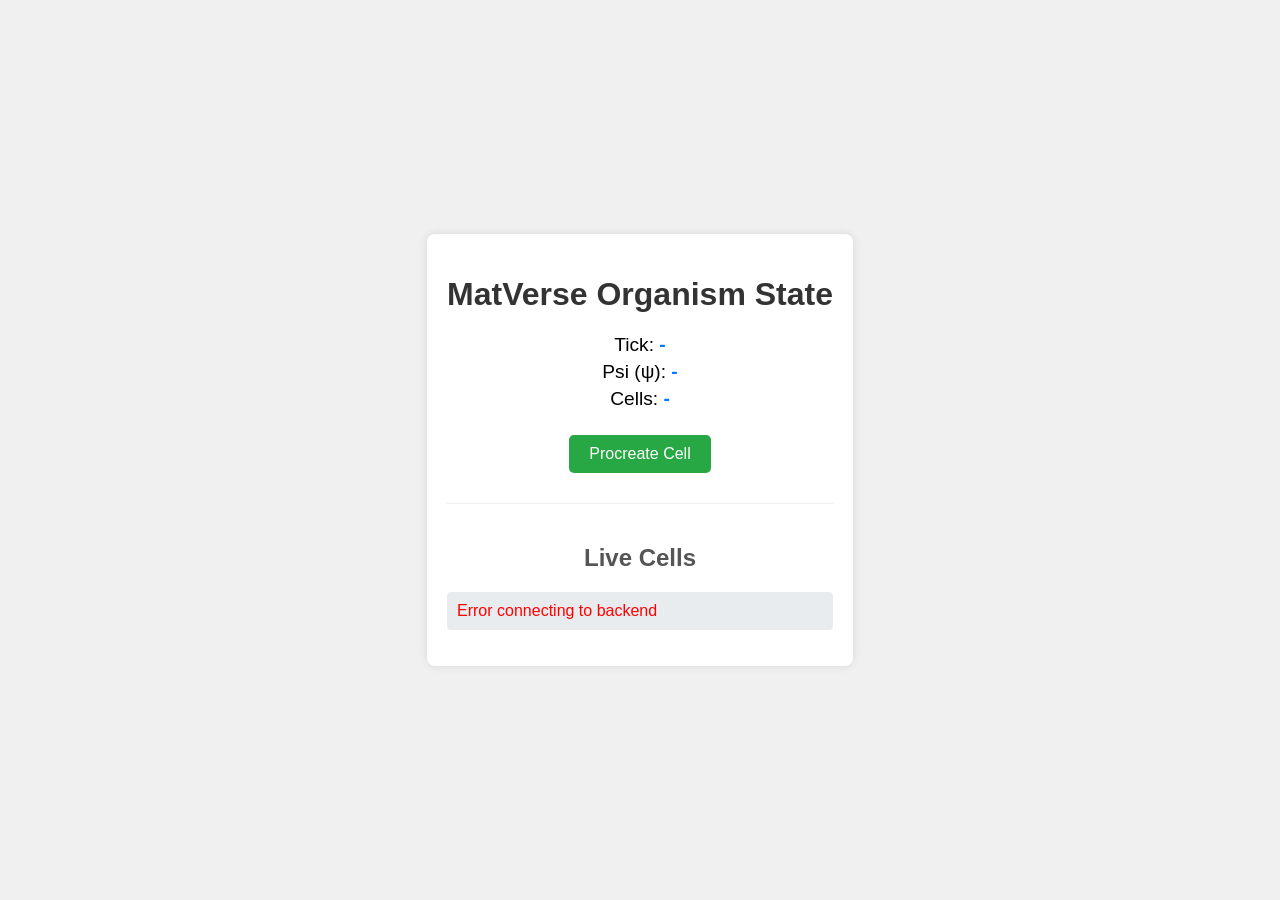
<file: web/index.html>
<!DOCTYPE html>
<html lang="en">
<head>
    <meta charset="UTF-8">
    <meta name="viewport" content="width=device-width, initial-scale=1.0">
    <title>MatVerse Dashboard</title>
    <link rel="stylesheet" href="style.css">
</head>
<body>
    <div class="container">
        <h1>MatVerse Organism State</h1>
        <div id="organism-state">
            <p>Tick: <span id="tick">-</span></p>
            <p>Psi (ψ): <span id="psi">-</span></p>
            <p>Cells: <span id="cells">-</span></p>
        </div>
        <button id="procreate-button">Procreate Cell</button>
        <div id="cell-list">
            <h2>Live Cells</h2>
            <ul id="cells-data"></ul>
        </div>
    </div>
    <script src="app.js"></script>
</body>
</html>
</file>
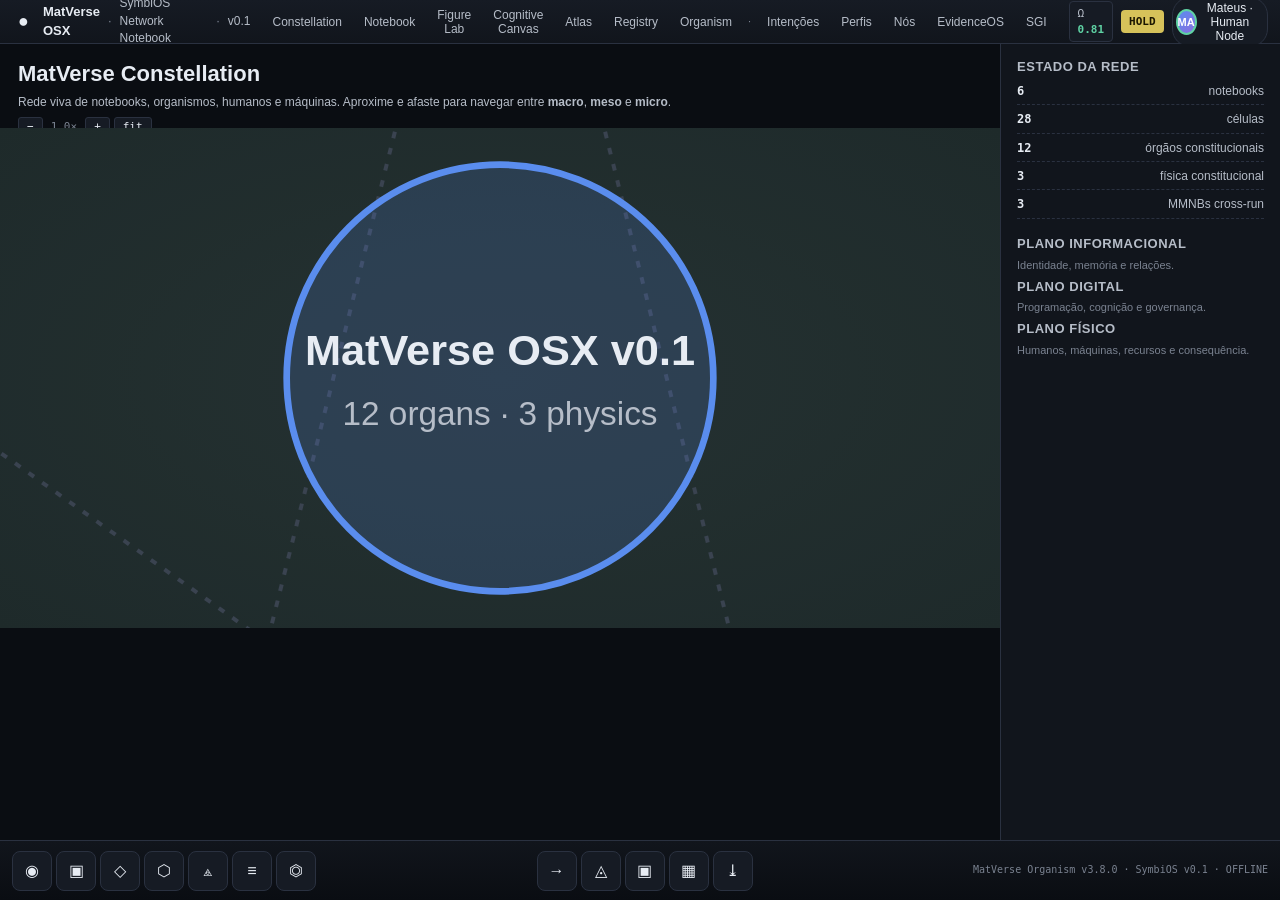
<file: osx-symbios-v0.1/web/index.html>
<!doctype html>
<html lang="pt-BR">
<head>
<meta charset="utf-8" />
<meta name="viewport" content="width=device-width, initial-scale=1" />
<title>MatVerse OSX — SymbiOS Network Notebook v0.1</title>
<meta name="description" content="MatVerse OSX — Living Paper Interface. SymbiOS Network Notebook. Self-contained, offline, no CDN." />
<meta name="color-scheme" content="dark light" />
<meta name="matverse-organism" content="3.8.0" />
<meta name="sha256-seed" content="v0.1-osx-symbios-2026-07-15" />
<link rel="stylesheet" href="osx.css" />
</head>
<body class="osx-app">

<!-- ============================================================ -->
<!-- TOP BAR  · Human Node + organism presence                     -->
<!-- ============================================================ -->
<header class="osx-topbar" role="banner">
  <div class="osx-topbar-left">
    <button class="osx-apple" aria-label="MatVerse menu" title="MatVerse">●</button>
    <span class="osx-appname">MatVerse OSX</span>
    <span class="osx-appname-sep">·</span>
    <span class="osx-appname-sub">SymbiOS Network Notebook</span>
    <span class="osx-appname-sep">·</span>
    <span class="osx-appname-sub">v0.1</span>
  </div>
  <nav class="osx-topbar-center" aria-label="Primary">
    <button class="osx-tab" data-view="constellation">Constellation</button>
    <button class="osx-tab" data-view="notebook">Notebook</button>
    <button class="osx-tab" data-view="figure-lab">Figure Lab</button>
    <button class="osx-tab" data-view="canvas">Cognitive Canvas</button>
    <button class="osx-tab" data-view="atlas">Atlas</button>
    <button class="osx-tab" data-view="registry">Registry</button>
    <button class="osx-tab" data-view="organism">Organism</button>
    <span class="osx-tab-sep">·</span>
    <button class="osx-tab" data-view="intent">Intenções</button>
    <button class="osx-tab" data-view="profiles">Perfis</button>
    <button class="osx-tab" data-view="nodes">Nós</button>
    <button class="osx-tab" data-view="evidence">EvidenceOS</button>
    <button class="osx-tab" data-view="sgi">SGI</button>
  </nav>
  <div class="osx-topbar-right">
    <span class="osx-omega" title="Omega Score (constitutional viability)">Ω <b id="osx-omega-value">0.81</b></span>
    <span class="osx-gate" id="osx-gate" title="Omega-Gate state">HOLD</span>
    <button class="osx-human-node" id="osx-human-node" title="Human Node (Mateus)">
      <span class="osx-avatar" aria-hidden="true">MA</span>
      <span class="osx-human-label">Mateus · Human Node</span>
    </button>
  </div>
</header>

<!-- ============================================================ -->
<!-- MAIN  · view container                                        -->
<!-- ============================================================ -->
<main id="osx-main" class="osx-main">

  <!-- ===========  CONSTELLATION  =========== -->
  <section class="osx-view osx-view-constellation is-active" data-view="constellation" aria-label="Constellation view">
    <div class="osx-constellation-header">
      <h1>MatVerse Constellation</h1>
      <p>Rede viva de notebooks, organismos, humanos e máquinas. Aproxime e afaste para navegar entre <b>macro</b>, <b>meso</b> e <b>micro</b>.</p>
      <div class="osx-zoom">
        <button data-zoom="out">−</button>
        <span id="osx-zoom-level">1.0×</span>
        <button data-zoom="in">+</button>
        <button data-zoom="fit">fit</button>
      </div>
    </div>
    <svg id="osx-constellation-svg" class="osx-constellation-svg" xmlns="http://www.w3.org/2000/svg"></svg>
    <aside class="osx-constellation-side">
      <h3>Estado da rede</h3>
      <ul class="osx-stats">
        <li><b id="stat-notebooks">6</b> notebooks</li>
        <li><b id="stat-cells">28</b> células</li>
        <li><b id="stat-organs">12</b> órgãos constitucionais</li>
        <li><b id="stat-physics">3</b> física constitucional</li>
        <li><b id="stat-mmnbs">3</b> MMNBs cross-run</li>
      </ul>
      <h3>Plano informacional</h3>
      <p class="osx-muted">Identidade, memória e relações.</p>
      <h3>Plano digital</h3>
      <p class="osx-muted">Programação, cognição e governança.</p>
      <h3>Plano físico</h3>
      <p class="osx-muted">Humanos, máquinas, recursos e consequência.</p>
    </aside>
  </section>

  <!-- ===========  NOTEBOOK  =========== -->
  <section class="osx-view osx-view-notebook" data-view="notebook" aria-label="Notebook view">
    <aside class="osx-notebook-left" aria-label="Information network">
      <header>
        <h3>Rede informacional</h3>
        <input type="search" id="nb-search" placeholder="buscar célula, hipótese, claim…" />
      </header>
      <ul class="osx-nb-list" id="osx-nb-list"></ul>
    </aside>
    <section class="osx-notebook-center" id="osx-notebook-center" aria-label="Spatial notebook">
      <header class="osx-nb-header">
        <h2 id="osx-nb-title">URANO Laboratory</h2>
        <span class="osx-nb-meta" id="osx-nb-meta">NB-URANO-001 · Gate: HOLD</span>
      </header>
      <div class="osx-nb-cells" id="osx-nb-cells"></div>
    </section>
    <aside class="osx-notebook-right" aria-label="Triadic inspector">
      <header>
        <h3>Inspector triádico</h3>
      </header>
      <section class="osx-lens" data-lens="informational">
        <h4>INFORMATIONAL</h4>
        <div id="lens-informational"><p class="osx-muted">Selecione uma célula.</p></div>
      </section>
      <section class="osx-lens" data-lens="digital">
        <h4>DIGITAL</h4>
        <div id="lens-digital"><p class="osx-muted">Selecione uma célula.</p></div>
      </section>
      <section class="osx-lens" data-lens="physical">
        <h4>PHYSICAL</h4>
        <div id="lens-physical"><p class="osx-muted">Selecione uma célula.</p></div>
      </section>
    </aside>
    <footer class="osx-notebook-bottom" aria-label="Cassandra command bar">
      <input type="text" id="cassandra-cmd" placeholder="Cassandra: 'crie hipótese sobre o experimento 4' / 'rode a simulação' / 'explique a célula 2'…" />
      <button id="cassandra-run">Run</button>
      <span class="osx-cassandra-status" id="cassandra-status">Cassandra local · demonstrativa · não-LLM</span>
    </footer>
  </section>

  <!-- ===========  FIGURE LAB  =========== -->
  <section class="osx-view osx-view-figure-lab" data-view="figure-lab" aria-label="Figure Lab">
    <header class="osx-fl-header">
      <h2>Figure Lab</h2>
      <p>Compilador científico visual. Renderização determinística por categoria — sem chamada generativa para figuras técnicas.</p>
    </header>
    <div class="osx-fl-body">
      <aside class="osx-fl-side">
        <h4>Categoria</h4>
        <select id="fl-category">
          <option value="PLOT_2D">PLOT_2D</option>
          <option value="SURFACE_3D">SURFACE_3D</option>
          <option value="FREE_BODY_DIAGRAM" selected>FREE_BODY_DIAGRAM</option>
          <option value="CHEMICAL_STRUCTURE">CHEMICAL_STRUCTURE</option>
          <option value="BIOLOGICAL_CELL">BIOLOGICAL_CELL</option>
          <option value="BIOCHEMICAL_CYCLE">BIOCHEMICAL_CYCLE</option>
          <option value="ELECTRICAL_CIRCUIT">ELECTRICAL_CIRCUIT</option>
          <option value="FLOWCHART">FLOWCHART</option>
          <option value="SYSTEM_ARCHITECTURE">SYSTEM_ARCHITECTURE</option>
          <option value="NETWORK_GRAPH">NETWORK_GRAPH</option>
          <option value="TIMELINE">TIMELINE</option>
          <option value="CONCEPT_MAP">CONCEPT_MAP</option>
          <option value="QUANTUM_CIRCUIT">QUANTUM_CIRCUIT</option>
          <option value="MATHEMATICAL_GEOMETRY">MATHEMATICAL_GEOMETRY</option>
        </select>
        <h4>Estilo / Modo</h4>
        <select id="fl-style">
          <option value="AUTO" selected>AUTO</option>
          <option value="SCIENTIFIC_SVG">SCIENTIFIC_SVG</option>
          <option value="TECHNICAL_DIAGRAM">TECHNICAL_DIAGRAM</option>
          <option value="DATA_VISUALIZATION">DATA_VISUALIZATION</option>
          <option value="PUBLICATION_FIGURE">PUBLICATION_FIGURE</option>
          <option value="EDUCATIONAL_ILLUSTRATION">EDUCATIONAL_ILLUSTRATION</option>
        </select>
        <h4>Prompt / descrição</h4>
        <textarea id="fl-prompt" rows="5" placeholder="Ex: 'plano inclinado a 30°, bloco de 2kg, vetores peso/normal/atrito'"></textarea>
        <h4>Validação (Visual Ω-Gate)</h4>
        <ul class="osx-fl-checks">
          <li><label><input type="checkbox" data-check="structure" checked /> estrutura formal</label></li>
          <li><label><input type="checkbox" data-check="labels" checked /> rótulos corretos</label></li>
          <li><label><input type="checkbox" data-check="units" checked /> unidades presentes</label></li>
          <li><label><input type="checkbox" data-check="axes" checked /> eixos definidos</label></li>
          <li><label><input type="checkbox" data-check="nohallucination" checked /> sem elementos inventados</label></li>
        </ul>
        <button id="fl-generate" class="osx-btn-primary">Gerar figura</button>
        <button id="fl-export-svg" class="osx-btn-ghost">Exportar SVG</button>
      </aside>
      <section class="osx-fl-stage">
        <svg id="fl-svg" class="osx-fl-svg" xmlns="http://www.w3.org/2000/svg" viewBox="0 0 800 500"></svg>
        <footer class="osx-fl-status" id="fl-status">aguardando prompt…</footer>
      </section>
    </div>
  </section>

  <!-- ===========  COGNITIVE CANVAS  =========== -->
  <section class="osx-view osx-view-canvas" data-view="canvas" aria-label="Cognitive Canvas">
    <header class="osx-cc-header">
      <h2>Cognitive Canvas</h2>
      <div class="osx-cc-tools">
        <button data-cc-tool="select">selecionar</button>
        <button data-cc-tool="add-hyp">+ hipótese</button>
        <button data-cc-tool="add-exp">+ experimento</button>
        <button data-cc-tool="add-evi">+ evidência</button>
        <button data-cc-tool="add-src">+ fonte</button>
        <button data-cc-tool="connect">conectar</button>
        <button data-cc-tool="delete">apagar</button>
        <span class="osx-cc-spacer"></span>
        <button id="cc-export">exportar JSON</button>
        <button id="cc-import">importar JSON</button>
      </div>
    </header>
    <div class="osx-cc-stage-wrap">
      <svg id="cc-svg" class="osx-cc-svg" xmlns="http://www.w3.org/2000/svg"></svg>
    </div>
    <footer class="osx-cc-status" id="cc-status">
      Forma: <select id="cc-shape"> <option value="circle">círculo (OBS)</option> <option value="diamond">losango (INF)</option>
      <option value="hexagon" selected>hexágono (HYP)</option> <option value="rect">retângulo (EVD)</option>
      <option value="rect-bold">retângulo reforçado (ADM)</option> <option value="circle-bold">círculo reforçado (CON)</option>
      <option value="diamond-blink">losango blink (ESC)</option> <option value="block">bloqueado (BLOCK)</option> </select>
    </footer>
  </section>

  <!-- ===========  ATLAS  =========== -->
  <section class="osx-view osx-view-atlas" data-view="atlas" aria-label="Atlas view">
    <header><h2>Atlas</h2><p>Constituição, ontologia, claim graph e linhagem.</p></header>
    <div class="osx-atlas-grid">
      <article>
        <h3>Constituição (12 órgãos)</h3>
        <ol class="osx-atlas-organs" id="osx-atlas-organs"></ol>
      </article>
      <article>
        <h3>Física constitucional (3)</h3>
        <ol class="osx-atlas-physics" id="osx-atlas-physics"></ol>
      </article>
      <article>
        <h3>Invariantes (I1..I8) · fail-closed</h3>
        <ul class="osx-atlas-invariants" id="osx-atlas-invariants"></ul>
      </article>
      <article>
        <h3>Lei operacional</h3>
        <p class="osx-callout">Constituição não executa. Interpretação não decide sozinha. Métrica não autoriza ação. Execução não reescreve a prova. Witness não cria verdade.</p>
      </article>
    </div>
  </section>

  <!-- ===========  REGISTRY  =========== -->
  <section class="osx-view osx-view-registry" data-view="registry" aria-label="Registry view">
    <header><h2>Registry</h2><p>Órgãos, funções e estados públicos. Read-only nesta release.</p></header>
    <table class="osx-registry" id="osx-registry">
      <thead><tr><th>id</th><th>tipo</th><th>descrição</th><th>estado</th></tr></thead>
      <tbody></tbody>
    </table>
  </section>

  <!-- ===========  ORGANISM  =========== -->
  <section class="osx-view osx-view-organism" data-view="organism" aria-label="Organism runtime">
    <header><h2>Organism runtime</h2><p>v3.8.0 · 12 órgãos + 3 física + 253/253 testes. Esta página executa a demo local.</p></header>
    <div class="osx-org-grid">
      <div><label>Problema</label>
        <textarea id="org-problem" rows="3">Should we adopt an offline CLI for the organism?</textarea>
      </div>
      <div>
        <button id="org-run">rodar runner</button>
        <button id="org-omega">recalcular Ω</button>
        <button id="org-mmnb">novo MMNB</button>
      </div>
      <pre id="org-out" class="osx-org-out">aguardando…</pre>
    </div>
  </section>

  <!-- ===========  INTENT (Page 1 of 5) =========== -->
  <section class="osx-view osx-view-intent" data-view="intent" aria-label="Gerenciador de Intenções">
    <header class="osx-intent-header">
      <h2>Gerenciador de Intenções</h2>
      <p>Entrada do fluxo causal. Toda linguagem humana vira Intent aqui. A página DECOMPÕE, ROTEIA, ESCALONA — não executa.</p>
    </header>
    <div class="osx-intent-grid">
      <article class="osx-intent-fsm">
        <h3>Máquina de estados · 12 estados canônicos</h3>
        <pre id="osx-intent-fsm"></pre>
      </article>
      <article class="osx-intent-table">
        <h3>Intenções seed (6)</h3>
        <table class="osx-intent-tbl">
          <thead><tr><th>id</th><th>classe</th><th>statement</th><th>risk</th><th>external</th><th>state</th></tr></thead>
          <tbody id="osx-intent-tbody"></tbody>
        </table>
      </article>
      <article class="osx-intent-summary">
        <h3>Resumo</h3>
        <pre id="osx-intent-summary"></pre>
      </article>
      <article class="osx-intent-new">
        <h3>Nova intenção</h3>
        <input id="osx-intent-stmt" placeholder="ex: 'analise o corpus e construa um experimento'" />
        <select id="osx-intent-class">
          <option>RESEARCH_AND_ENGINEERING</option>
          <option>OBSERVATION_AND_LEDGER</option>
          <option selected>EXECUTION_AND_DEPLOY</option>
          <option>PUBLICATION_AND_PROOF</option>
          <option>GOVERNANCE_AND_AUDIT</option>
          <option>REPLAY_AND_RECONCILIATION</option>
        </select>
        <select id="osx-intent-risk">
          <option>LOW</option><option selected>MEDIUM</option><option>HIGH</option><option>CRITICAL</option>
        </select>
        <label><input type="checkbox" id="osx-intent-external" /> external_effect</label>
        <button id="osx-intent-route">rotear</button>
        <pre id="osx-intent-new-out"></pre>
      </article>
    </div>
  </section>

  <!-- ===========  PROFILES (Page 2 of 5) =========== -->
  <section class="osx-view osx-view-profiles" data-view="profiles" aria-label="Catálogo de Perfis">
    <header class="osx-pr-header">
      <h2>Catálogo de Perfis</h2>
      <p>Registry humano–agente–skill–capability para todo o MatVerse. User ≠ Agent, Agent ≠ Skill, Skill ≠ Capability, Capability ≠ Authorization.</p>
    </header>
    <div class="osx-pr-grid">
      <article>
        <h3>Catalogs (5 famílias)</h3>
        <ul id="osx-pr-catalogs"></ul>
      </article>
      <article>
        <h3>AXIS-8 (skills de revisão)</h3>
        <ul id="osx-pr-axis8"></ul>
      </article>
      <article>
        <h3>RBAC</h3>
        <table class="osx-pr-rbac">
          <thead><tr><th>role</th><th>permissions</th></tr></thead>
          <tbody id="osx-pr-rbac-tbody"></tbody>
        </table>
      </article>
      <article>
        <h3>Agents (por status)</h3>
        <ul id="osx-pr-agents"></ul>
      </article>
      <article>
        <h3>Capability grants ativos</h3>
        <ul id="osx-pr-grants"></ul>
      </article>
      <article>
        <h3>Audit (append-only)</h3>
        <ul id="osx-pr-audit"></ul>
      </article>
    </div>
  </section>

  <!-- ===========  NODES (Page 3 of 5) =========== -->
  <section class="osx-view osx-view-nodes" data-view="nodes" aria-label="Mapa de Nós SymbiOS">
    <header class="osx-nd-header">
      <h2>Mapa de Nós SymbiOS</h2>
      <p>Grafo real: <b>SymbiOSNode</b> + <b>RelationEdge</b>. Três lentes (informacional / digital / física) e três níveis (macro / meso / micro).</p>
    </header>
    <div class="osx-nd-grid">
      <article>
        <h3>15 tipos de nó</h3>
        <ul id="osx-nd-types"></ul>
      </article>
      <article>
        <h3>15 tipos de relação</h3>
        <ul id="osx-nd-rels"></ul>
      </article>
      <article>
        <h3>Lentes</h3>
        <ul id="osx-nd-lenses"></ul>
      </article>
      <article>
        <h3>Navegação</h3>
        <button class="osx-nd-level" data-level="macro">macro (2)</button>
        <button class="osx-nd-level" data-level="meso">meso (7)</button>
        <button class="osx-nd-level" data-level="micro">micro (12)</button>
        <pre id="osx-nd-level-out"></pre>
      </article>
      <article class="osx-nd-summary">
        <h3>Resumo do grafo</h3>
        <pre id="osx-nd-summary"></pre>
      </article>
    </div>
    <div class="osx-nd-svg-wrap">
      <svg id="osx-nd-svg" class="osx-nd-svg" xmlns="http://www.w3.org/2000/svg" viewBox="0 0 800 500"></svg>
    </div>
  </section>

  <!-- ===========  EVIDENCE (Page 4 of 5) =========== -->
  <section class="osx-view osx-view-evidence" data-view="evidence" aria-label="Protocolos EvidenceOS">
    <header class="osx-ev-header">
      <h2>Protocolos EvidenceOS</h2>
      <p>Ciclo: Intent → Policy → Ω-Gate → Decision → Execution → Observation → Receipt → Ledger → Replay → Witness. <i>Receipt ≠ verdade, Ledger ≠ validação científica, Replay ≠ witness externo.</i></p>
    </header>
    <div class="osx-ev-grid">
      <article>
        <h3>10 estados de evidência</h3>
        <ul id="osx-ev-states"></ul>
      </article>
      <article>
        <h3>Decisões seed</h3>
        <table class="osx-ev-tbl">
          <thead><tr><th>decision_id</th><th>policy</th><th>agent</th><th>capability</th><th>status</th></tr></thead>
          <tbody id="osx-ev-decisions-tbody"></tbody>
        </table>
      </article>
      <article>
        <h3>Receipts (chain)</h3>
        <table class="osx-ev-tbl">
          <thead><tr><th>receipt_id</th><th>hash_in</th><th>hash_out</th><th>prev</th><th>replay</th><th>witness</th></tr></thead>
          <tbody id="osx-ev-receipts-tbody"></tbody>
        </table>
      </article>
      <article>
        <h3>Ledger (hash chain)</h3>
        <pre id="osx-ev-ledger"></pre>
      </article>
      <article>
        <h3>Replays (não-witness)</h3>
        <ul id="osx-ev-replays"></ul>
      </article>
      <article>
        <h3>Verify chain</h3>
        <pre id="osx-ev-verify"></pre>
      </article>
    </div>
  </section>

  <!-- ===========  SGI (Page 5 of 5) =========== -->
  <section class="osx-view osx-view-sgi" data-view="sgi" aria-label="Relatório SGI Export">
    <header class="osx-sgi-header">
      <h2>Relatório SGI · Export Governado</h2>
      <p>Cada métrica declara: nome, fórmula, versão, fonte, período, método, evidência, incerteza, responsável. <b>Proveniência obrigatória.</b> PROPOSED, ESTIMATED e NOT_VALIDATED não aparecem como indicadores consolidados.</p>
    </header>
    <div class="osx-sgi-grid">
      <article>
        <h3>Gate · 6 estados epistêmicos</h3>
        <ul id="osx-sgi-rules"></ul>
      </article>
      <article>
        <h3>Summary</h3>
        <pre id="osx-sgi-summary"></pre>
      </article>
      <article class="osx-sgi-full">
        <h3>Métricas (com proveniência)</h3>
        <table class="osx-sgi-tbl">
          <thead><tr><th>id</th><th>nome</th><th>epistemic</th><th>valor</th><th>unidade</th><th>fonte</th><th>can_publish</th><th>must_label</th></tr></thead>
          <tbody id="osx-sgi-tbody"></tbody>
        </table>
      </article>
      <article>
        <h3>Export</h3>
        <select id="osx-sgi-fmt">
          <option value="JSON">JSON</option>
          <option value="CSV">CSV</option>
          <option value="MARKDOWN">Markdown</option>
          <option value="OPENLINEAGE">OpenLineage event</option>
          <option value="INTOTO">in-toto attestation</option>
        </select>
        <button id="osx-sgi-export">exportar</button>
        <pre id="osx-sgi-out"></pre>
      </article>
    </div>
  </section>

</main>

<!-- ============================================================ -->
<!-- DOCK                                                         -->
<!-- ============================================================ -->
<footer class="osx-dock" role="contentinfo">
  <button class="osx-dock-item" data-view="constellation" title="Constellation">◉</button>
  <button class="osx-dock-item" data-view="notebook" title="Notebook">▣</button>
  <button class="osx-dock-item" data-view="figure-lab" title="Figure Lab">◇</button>
  <button class="osx-dock-item" data-view="canvas" title="Cognitive Canvas">⬡</button>
  <button class="osx-dock-item" data-view="atlas" title="Atlas">⟁</button>
  <button class="osx-dock-item" data-view="registry" title="Registry">≡</button>
  <button class="osx-dock-item" data-view="organism" title="Organism">⏣</button>
  <span class="osx-dock-sep"></span>
  <button class="osx-dock-item" data-view="intent"    title="Gerenciador de Intenções">→</button>
  <button class="osx-dock-item" data-view="profiles"  title="Catálogo de Perfis">◬</button>
  <button class="osx-dock-item" data-view="nodes"     title="Mapa de Nós SymbiOS">▣</button>
  <button class="osx-dock-item" data-view="evidence"  title="Protocolos EvidenceOS">▦</button>
  <button class="osx-dock-item" data-view="sgi"       title="Relatório SGI Export">⤓</button>
  <span class="osx-dock-sep"></span>
  <span class="osx-dock-meta">MatVerse Organism v3.8.0 · SymbiOS v0.1 · OFFLINE</span>
</footer>

<!-- ============================================================ -->
<!-- SCRIPTS                                                      -->
<!-- ============================================================ -->
<script src="osx-core.js"></script>
<script src="osx-figure-lab.js"></script>
<script src="osx-canvas.js"></script>
<script src="osx-organism.js"></script>
<script src="osx-intent.js"></script>
<script src="osx-profiles.js"></script>
<script src="osx-nodes.js"></script>
<script src="osx-evidence.js"></script>
<script src="osx-sgi.js"></script>
<script src="osx-app.js"></script>
</body>
</html>
</file>
<file: web/style.css>
body {
    font-family: Arial, sans-serif;
    display: flex;
    justify-content: center;
    align-items: center;
    min-height: 100vh;
    background-color: #f0f0f0;
    margin: 0;
}

.container {
    background-color: #fff;
    padding: 20px;
    border-radius: 8px;
    box-shadow: 0 0 10px rgba(0, 0, 0, 0.1);
    text-align: center;
}

h1 {
    color: #333;
}

#organism-state p {
    font-size: 1.2em;
    margin: 5px 0;
}

#organism-state span {
    font-weight: bold;
    color: #007bff;
}

#procreate-button {
    background-color: #28a745;
    color: white;
    padding: 10px 20px;
    border: none;
    border-radius: 5px;
    cursor: pointer;
    font-size: 1em;
    margin-top: 20px;
}

#procreate-button:hover {
    background-color: #218838;
}

#cell-list {
    margin-top: 30px;
    border-top: 1px solid #eee;
    padding-top: 20px;
}

#cell-list h2 {
    color: #555;
}

#cells-data {
    list-style: none;
    padding: 0;
}

#cells-data li {
    background-color: #e9ecef;
    margin: 5px 0;
    padding: 10px;
    border-radius: 4px;
    text-align: left;
}
</file>
<file: osx-symbios-v0.1/web/osx.css>
/* =================================================================
   MatVerse OSX — SymbiOS Network Notebook v0.1
   Self-contained stylesheet, no external dependencies.
   Color tokens mirror the constitutional layers:
     --plane-informational  (identity, memory, relations)
     --plane-digital        (programming, cognition, governance)
     --plane-physical       (humans, machines, resources, consequence)
   ================================================================= */

:root {
  --bg-0:        #0a0d12;
  --bg-1:        #11151c;
  --bg-2:        #161b24;
  --bg-3:        #1d2330;
  --fg-0:        #e7ecf3;
  --fg-1:        #b6bdc8;
  --fg-2:        #7a8290;
  --line:        #2a3140;
  --accent:      #5a8dee;
  --accent-soft: #2a3d6b;
  --plane-informational: #5fd2a4;
  --plane-digital:       #d6c25a;
  --plane-physical:      #d97757;
  --gate-hold:  #d6c25a;
  --gate-pass:  #5fd2a4;
  --gate-esc:   #d97757;
  --gate-fail:  #c44b4b;
  --font: -apple-system, BlinkMacSystemFont, "Segoe UI", Roboto, "Helvetica Neue", Arial, sans-serif;
  --font-mono: ui-monospace, "SF Mono", Menlo, Consolas, monospace;
}

* { box-sizing: border-box; }
html, body { height: 100%; }
body {
  margin: 0;
  font-family: var(--font);
  font-size: 13px;
  line-height: 1.45;
  color: var(--fg-0);
  background: var(--bg-0);
  overflow: hidden;
  display: flex;
  flex-direction: column;
}

button { font-family: inherit; cursor: pointer; }
input, select, textarea {
  font-family: inherit;
  font-size: 12px;
  background: var(--bg-2);
  color: var(--fg-0);
  border: 1px solid var(--line);
  border-radius: 4px;
  padding: 6px 8px;
  outline: none;
}
input:focus, select:focus, textarea:focus { border-color: var(--accent); }
h1, h2, h3, h4 { margin: 0; font-weight: 600; }
h1 { font-size: 22px; }
h2 { font-size: 16px; }
h3 { font-size: 13px; text-transform: uppercase; letter-spacing: .04em; color: var(--fg-1); }
h4 { font-size: 12px; text-transform: uppercase; letter-spacing: .04em; color: var(--fg-2); }
p { margin: 4px 0; color: var(--fg-1); }
ul, ol { padding-left: 18px; margin: 4px 0; color: var(--fg-1); }
li { margin: 2px 0; }
.osx-muted { color: var(--fg-2); font-size: 11px; }
.osx-callout {
  font-family: var(--font-mono);
  font-size: 11px;
  background: var(--bg-2);
  border-left: 3px solid var(--accent);
  padding: 10px 12px;
  border-radius: 0 4px 4px 0;
  color: var(--fg-0);
}

/* ============================ TOP BAR ============================ */
.osx-topbar {
  display: flex;
  align-items: center;
  height: 44px;
  padding: 0 12px;
  background: linear-gradient(180deg, var(--bg-2) 0%, var(--bg-1) 100%);
  border-bottom: 1px solid var(--line);
  flex-shrink: 0;
  gap: 12px;
}
.osx-topbar-left, .osx-topbar-right { display: flex; align-items: center; gap: 8px; }
.osx-topbar-center { display: flex; align-items: center; gap: 2px; flex: 1; justify-content: center; }
.osx-apple {
  background: transparent;
  border: 0;
  color: var(--fg-0);
  font-size: 18px;
  width: 28px;
  height: 28px;
  border-radius: 4px;
}
.osx-apple:hover { background: var(--bg-3); }
.osx-appname { font-weight: 600; font-size: 13px; }
.osx-appname-sep { color: var(--fg-2); }
.osx-appname-sub { color: var(--fg-1); font-size: 12px; }

.osx-tab {
  background: transparent;
  border: 0;
  color: var(--fg-1);
  padding: 6px 10px;
  font-size: 12px;
  border-radius: 4px;
}
.osx-tab:hover { background: var(--bg-3); color: var(--fg-0); }
.osx-tab.is-active { background: var(--bg-3); color: var(--fg-0); }

.osx-omega {
  font-family: var(--font-mono);
  font-size: 11px;
  color: var(--fg-1);
  background: var(--bg-2);
  padding: 4px 8px;
  border-radius: 4px;
  border: 1px solid var(--line);
}
.osx-omega b { color: var(--plane-informational); }
.osx-gate {
  font-family: var(--font-mono);
  font-size: 11px;
  font-weight: 600;
  padding: 4px 8px;
  border-radius: 4px;
  background: var(--gate-hold);
  color: #1a1500;
}
.osx-gate.is-pass { background: var(--gate-pass); color: #062014; }
.osx-gate.is-esc  { background: var(--gate-esc);  color: #1a0a04; }
.osx-gate.is-fail { background: var(--gate-fail); color: #1a0303; }

.osx-human-node {
  display: flex;
  align-items: center;
  gap: 6px;
  background: var(--bg-2);
  border: 1px solid var(--line);
  border-radius: 18px;
  padding: 3px 10px 3px 3px;
  color: var(--fg-0);
}
.osx-avatar {
  display: inline-flex;
  align-items: center;
  justify-content: center;
  width: 26px;
  height: 26px;
  border-radius: 50%;
  background: linear-gradient(135deg, var(--accent) 0%, #8a6ee0 100%);
  color: white;
  font-weight: 700;
  font-size: 11px;
  border: 2px solid var(--plane-informational);
}
.osx-human-label { font-size: 12px; }

/* ============================ MAIN ============================ */
.osx-main {
  flex: 1;
  position: relative;
  overflow: hidden;
}
.osx-view {
  position: absolute;
  inset: 0;
  display: none;
  overflow: hidden;
}
.osx-view.is-active { display: block; }

/* ============================ CONSTELLATION ============================ */
.osx-view-constellation {
  display: none;
  position: absolute;
  inset: 0;
}
.osx-view-constellation.is-active { display: grid; grid-template-columns: 1fr 280px; grid-template-rows: 84px 1fr; }
.osx-constellation-header { grid-column: 1 / span 1; padding: 14px 18px 0 18px; }
.osx-constellation-header h1 { margin-bottom: 2px; }
.osx-constellation-header p { font-size: 12px; }
.osx-zoom { display: flex; gap: 4px; align-items: center; margin-top: 6px; }
.osx-zoom button {
  background: var(--bg-2);
  color: var(--fg-0);
  border: 1px solid var(--line);
  border-radius: 3px;
  padding: 2px 8px;
  font-family: var(--font-mono);
  font-size: 11px;
}
.osx-zoom span { color: var(--fg-2); font-size: 11px; font-family: var(--font-mono); padding: 0 4px; }
.osx-constellation-svg {
  grid-column: 1;
  background: radial-gradient(ellipse at center, var(--bg-1) 0%, var(--bg-0) 100%);
}
.osx-constellation-side {
  grid-column: 2;
  grid-row: 1 / span 2;
  background: var(--bg-1);
  border-left: 1px solid var(--line);
  padding: 14px 16px;
  overflow: auto;
}
.osx-stats { list-style: none; padding: 0; margin: 0 0 16px 0; }
.osx-stats li {
  display: flex;
  justify-content: space-between;
  padding: 4px 0;
  border-bottom: 1px dashed var(--line);
  font-size: 12px;
  color: var(--fg-1);
}
.osx-stats li b { color: var(--fg-0); font-family: var(--font-mono); }

/* ============================ NOTEBOOK ============================ */
.osx-view-notebook {
  display: none;
  position: absolute;
  inset: 0;
  grid-template-columns: 240px 1fr 320px;
  grid-template-rows: 1fr 44px;
}
.osx-view-notebook.is-active { display: grid; }
.osx-notebook-left, .osx-notebook-right {
  background: var(--bg-1);
  border-right: 1px solid var(--line);
  overflow: auto;
  padding: 12px;
}
.osx-notebook-right { border-right: 0; border-left: 1px solid var(--line); }
.osx-notebook-left header, .osx-notebook-right header { margin-bottom: 8px; }
.osx-notebook-left input { width: 100%; margin-top: 6px; }
.osx-nb-list { list-style: none; padding: 0; margin: 0; }
.osx-nb-list li {
  padding: 6px 8px;
  border-radius: 4px;
  font-size: 12px;
  cursor: pointer;
  color: var(--fg-1);
}
.osx-nb-list li:hover { background: var(--bg-2); color: var(--fg-0); }
.osx-nb-list li.is-active { background: var(--accent-soft); color: var(--fg-0); }
.osx-nb-list li .epistemic { font-family: var(--font-mono); font-size: 10px; color: var(--fg-2); margin-left: 6px; }
.osx-notebook-center {
  display: flex;
  flex-direction: column;
  background: var(--bg-0);
  overflow: hidden;
}
.osx-nb-header {
  padding: 14px 18px;
  border-bottom: 1px solid var(--line);
  background: var(--bg-1);
}
.osx-nb-meta { color: var(--fg-2); font-size: 11px; font-family: var(--font-mono); margin-left: 8px; }
.osx-nb-cells {
  flex: 1;
  overflow: auto;
  padding: 18px;
}
.osx-cell {
  background: var(--bg-1);
  border: 1px solid var(--line);
  border-left: 3px solid var(--accent);
  border-radius: 4px;
  padding: 10px 12px;
  margin-bottom: 12px;
  cursor: pointer;
}
.osx-cell.is-selected { border-color: var(--accent); background: var(--bg-2); }
.osx-cell .head {
  display: flex;
  justify-content: space-between;
  font-size: 11px;
  color: var(--fg-2);
  text-transform: uppercase;
  letter-spacing: .04em;
  margin-bottom: 4px;
}
.osx-cell .body { color: var(--fg-0); font-size: 13px; }
.osx-cell[data-epistemic="HYP"]  { border-left-color: var(--plane-digital); }
.osx-cell[data-epistemic="EVD"]  { border-left-color: var(--plane-informational); }
.osx-cell[data-epistemic="ADM"]  { border-left-color: var(--gate-pass); }
.osx-cell[data-epistemic="CON"]  { border-left-color: var(--gate-pass); background: linear-gradient(90deg, var(--bg-1), rgba(95,210,164,.05)); }
.osx-cell[data-epistemic="ESC"]  { border-left-color: var(--gate-esc); }

.osx-lens {
  padding: 10px 0;
  border-bottom: 1px solid var(--line);
}
.osx-lens h4 { margin-bottom: 6px; }
.osx-lens[data-lens="informational"] h4 { color: var(--plane-informational); }
.osx-lens[data-lens="digital"]       h4 { color: var(--plane-digital); }
.osx-lens[data-lens="physical"]      h4 { color: var(--plane-physical); }
.osx-lens pre {
  font-family: var(--font-mono);
  font-size: 11px;
  background: var(--bg-2);
  padding: 8px;
  border-radius: 3px;
  white-space: pre-wrap;
  word-break: break-word;
  color: var(--fg-0);
  margin: 0;
}

.osx-notebook-bottom {
  grid-column: 1 / span 3;
  display: flex;
  gap: 6px;
  align-items: center;
  padding: 0 12px;
  background: var(--bg-1);
  border-top: 1px solid var(--line);
}
.osx-notebook-bottom input { flex: 1; }
.osx-notebook-bottom button {
  background: var(--accent);
  color: white;
  border: 0;
  padding: 6px 14px;
  border-radius: 4px;
  font-weight: 600;
}
.osx-cassandra-status { font-size: 11px; color: var(--fg-2); font-family: var(--font-mono); }

/* ============================ FIGURE LAB ============================ */
.osx-view-figure-lab {
  display: none;
  position: absolute;
  inset: 0;
  flex-direction: column;
}
.osx-view-figure-lab.is-active { display: flex; }
.osx-fl-header { padding: 12px 18px; border-bottom: 1px solid var(--line); background: var(--bg-1); }
.osx-fl-header p { font-size: 12px; }
.osx-fl-body { display: grid; grid-template-columns: 280px 1fr; flex: 1; overflow: hidden; }
.osx-fl-side {
  background: var(--bg-1);
  border-right: 1px solid var(--line);
  padding: 12px;
  overflow: auto;
}
.osx-fl-side h4 { margin-top: 12px; }
.osx-fl-side select, .osx-fl-side textarea, .osx-fl-side input { width: 100%; }
.osx-fl-checks { list-style: none; padding: 0; margin: 4px 0 8px 0; }
.osx-fl-checks li { font-size: 11px; }
.osx-fl-checks input { width: auto; margin-right: 4px; }
.osx-btn-primary {
  background: var(--accent);
  color: white;
  border: 0;
  padding: 8px 12px;
  border-radius: 4px;
  font-weight: 600;
  width: 100%;
  margin-top: 8px;
}
.osx-btn-ghost {
  background: transparent;
  color: var(--fg-1);
  border: 1px solid var(--line);
  padding: 6px 10px;
  border-radius: 4px;
  width: 100%;
  margin-top: 4px;
  font-size: 11px;
}
.osx-fl-stage {
  background: var(--bg-0);
  display: flex;
  flex-direction: column;
}
.osx-fl-svg {
  flex: 1;
  width: 100%;
  height: 100%;
  background: #fff;
}
.osx-fl-status {
  font-family: var(--font-mono);
  font-size: 11px;
  color: var(--fg-2);
  padding: 6px 12px;
  background: var(--bg-1);
  border-top: 1px solid var(--line);
}

/* ============================ CANVAS ============================ */
.osx-view-canvas {
  display: none;
  position: absolute;
  inset: 0;
  flex-direction: column;
}
.osx-view-canvas.is-active { display: flex; }
.osx-cc-header { padding: 12px 18px; border-bottom: 1px solid var(--line); background: var(--bg-1); display: flex; gap: 12px; align-items: center; flex-wrap: wrap; }
.osx-cc-tools { display: flex; gap: 4px; align-items: center; }
.osx-cc-tools button {
  background: var(--bg-2);
  color: var(--fg-0);
  border: 1px solid var(--line);
  border-radius: 3px;
  padding: 4px 10px;
  font-size: 11px;
}
.osx-cc-tools button.is-active { background: var(--accent-soft); border-color: var(--accent); }
.osx-cc-spacer { flex: 1; }
.osx-cc-stage-wrap { flex: 1; overflow: hidden; background: var(--bg-0); }
.osx-cc-svg { width: 100%; height: 100%; }
.osx-cc-status {
  background: var(--bg-1);
  border-top: 1px solid var(--line);
  padding: 6px 12px;
  font-size: 11px;
  color: var(--fg-1);
  display: flex;
  gap: 12px;
  align-items: center;
}

/* ============================ ATLAS ============================ */
.osx-view-atlas { padding: 18px 24px; overflow: auto; }
.osx-view-atlas header { margin-bottom: 12px; }
.osx-atlas-grid {
  display: grid;
  grid-template-columns: repeat(auto-fit, minmax(280px, 1fr));
  gap: 16px;
}
.osx-atlas-grid article {
  background: var(--bg-1);
  border: 1px solid var(--line);
  border-radius: 6px;
  padding: 14px 16px;
}
.osx-atlas-organs, .osx-atlas-physics, .osx-atlas-invariants { padding-left: 20px; }
.osx-atlas-organs li, .osx-atlas-physics li, .osx-atlas-invariants li { font-size: 12px; }

/* ============================ REGISTRY ============================ */
.osx-view-registry { padding: 18px 24px; overflow: auto; }
.osx-registry {
  width: 100%;
  border-collapse: collapse;
  font-size: 12px;
}
.osx-registry th, .osx-registry td {
  text-align: left;
  padding: 6px 8px;
  border-bottom: 1px solid var(--line);
}
.osx-registry th { color: var(--fg-2); font-weight: 600; text-transform: uppercase; font-size: 10px; letter-spacing: .04em; }

/* ============================ ORGANISM ============================ */
.osx-view-organism { padding: 18px 24px; overflow: auto; }
.osx-org-grid { display: grid; grid-template-columns: 1fr 1fr; gap: 16px; max-width: 980px; }
.osx-org-grid > div { display: flex; flex-direction: column; gap: 6px; }
.osx-org-grid label { font-size: 11px; text-transform: uppercase; color: var(--fg-2); letter-spacing: .04em; }
.osx-org-grid button {
  background: var(--accent);
  color: white;
  border: 0;
  padding: 8px 12px;
  border-radius: 4px;
  font-weight: 600;
}
.osx-org-grid button:hover { filter: brightness(1.1); }
.osx-org-out {
  grid-column: 1 / span 2;
  font-family: var(--font-mono);
  font-size: 11px;
  background: var(--bg-1);
  border: 1px solid var(--line);
  border-radius: 4px;
  padding: 12px;
  white-space: pre-wrap;
  max-height: 320px;
  overflow: auto;
  color: var(--fg-0);
}

/* ============================ DOCK ============================ */
.osx-dock {
  height: 60px;
  display: flex;
  align-items: center;
  gap: 4px;
  padding: 0 12px;
  background: linear-gradient(180deg, var(--bg-1) 0%, var(--bg-0) 100%);
  border-top: 1px solid var(--line);
  flex-shrink: 0;
}
.osx-dock-item {
  width: 40px;
  height: 40px;
  display: flex;
  align-items: center;
  justify-content: center;
  background: var(--bg-2);
  color: var(--fg-0);
  border: 1px solid var(--line);
  border-radius: 8px;
  font-size: 16px;
}
.osx-dock-item:hover { filter: brightness(1.2); }
.osx-dock-item.is-active { background: var(--accent-soft); border-color: var(--accent); }
.osx-dock-sep { flex: 1; }
.osx-dock-meta { font-family: var(--font-mono); font-size: 10px; color: var(--fg-2); }

/* =================================================================
   SymbiOS module — 5 new pages (intent / profiles / nodes /
   evidence / sgi).  Plain CSS, no dependencies.
   ================================================================= */
.osx-tab-sep { color: var(--fg-2); font-size: 11px; padding: 0 4px; }

.osx-view-intent .osx-intent-header h2,
.osx-view-profiles .osx-pr-header h2,
.osx-view-nodes .osx-nd-header h2,
.osx-view-evidence .osx-ev-header h2,
.osx-view-sgi .osx-sgi-header h2 { margin: 0 0 4px 0; font-size: 22px; }
.osx-view-intent .osx-intent-header p,
.osx-view-profiles .osx-pr-header p,
.osx-view-nodes .osx-nd-header p,
.osx-view-evidence .osx-ev-header p,
.osx-view-sgi .osx-sgi-header p { color: var(--fg-2); margin: 0 0 12px 0; font-size: 13px; }

.osx-intent-grid, .osx-pr-grid, .osx-nd-grid, .osx-ev-grid, .osx-sgi-grid {
  display: grid;
  grid-template-columns: repeat(auto-fit, minmax(340px, 1fr));
  gap: 12px;
  padding: 12px;
}
.osx-intent-grid article, .osx-pr-grid article, .osx-nd-grid article, .osx-ev-grid article, .osx-sgi-grid article {
  background: var(--bg-2);
  border: 1px solid var(--line);
  border-radius: 8px;
  padding: 10px 12px;
  min-height: 80px;
}
.osx-intent-grid h3, .osx-pr-grid h3, .osx-nd-grid h3, .osx-ev-grid h3, .osx-sgi-grid h3 {
  margin: 0 0 6px 0; font-size: 13px; color: var(--accent); font-weight: 600;
}
.osx-intent-grid pre, .osx-pr-grid pre, .osx-nd-grid pre, .osx-ev-grid pre, .osx-sgi-grid pre {
  font-family: var(--font-mono); font-size: 11px; color: var(--fg-0);
  background: var(--bg-1); padding: 6px 8px; border-radius: 4px; overflow: auto;
  margin: 0;
}
.osx-intent-grid ul, .osx-pr-grid ul, .osx-nd-grid ul, .osx-ev-grid ul, .osx-sgi-grid ul {
  margin: 0; padding-left: 16px; font-size: 12px; color: var(--fg-0);
}

.osx-intent-tbl, .osx-pr-rbac, .osx-ev-tbl, .osx-sgi-tbl {
  width: 100%; border-collapse: collapse; font-size: 11px; font-family: var(--font-mono);
}
.osx-intent-tbl th, .osx-pr-rbac th, .osx-ev-tbl th, .osx-sgi-tbl th {
  text-align: left; background: var(--bg-1); padding: 4px 6px; border-bottom: 1px solid var(--line);
  color: var(--accent); font-weight: 600;
}
.osx-intent-tbl td, .osx-pr-rbac td, .osx-ev-tbl td, .osx-sgi-tbl td {
  padding: 4px 6px; border-bottom: 1px solid var(--line);
}

.osx-intent-new input, .osx-intent-new select { margin: 4px 6px 4px 0; padding: 4px 6px; background: var(--bg-1); color: var(--fg-0); border: 1px solid var(--line); border-radius: 4px; font-family: var(--font-mono); font-size: 11px; }
.osx-intent-new button { margin: 4px 0; padding: 6px 10px; background: var(--accent); color: var(--bg-0); border: none; border-radius: 4px; cursor: pointer; font-family: var(--font-mono); font-size: 11px; }
.osx-intent-new label { font-size: 11px; color: var(--fg-2); }

.osx-nd-level { margin: 2px; padding: 4px 8px; background: var(--bg-1); color: var(--fg-0); border: 1px solid var(--line); border-radius: 4px; cursor: pointer; font-size: 11px; }
.osx-nd-level.is-active { background: var(--accent); color: var(--bg-0); border-color: var(--accent); }

.osx-nd-svg-wrap { background: var(--bg-1); border-top: 1px solid var(--line); padding: 12px; }
.osx-nd-svg { width: 100%; height: 480px; display: block; }

.osx-sgi-full { grid-column: 1 / -1; }
.osx-sgi-tbl { font-size: 10px; }
.osx-sgi-tbl .can-yes { color: #5fd2a4; font-weight: 600; }
.osx-sgi-tbl .can-no  { color: #d97757; font-weight: 600; }
.osx-sgi-tbl .label-yes { color: #d6c25a; font-weight: 600; }
.osx-sgi-tbl .label-no  { color: var(--fg-2); }

#osx-sgi-out { max-height: 360px; }
</file>
